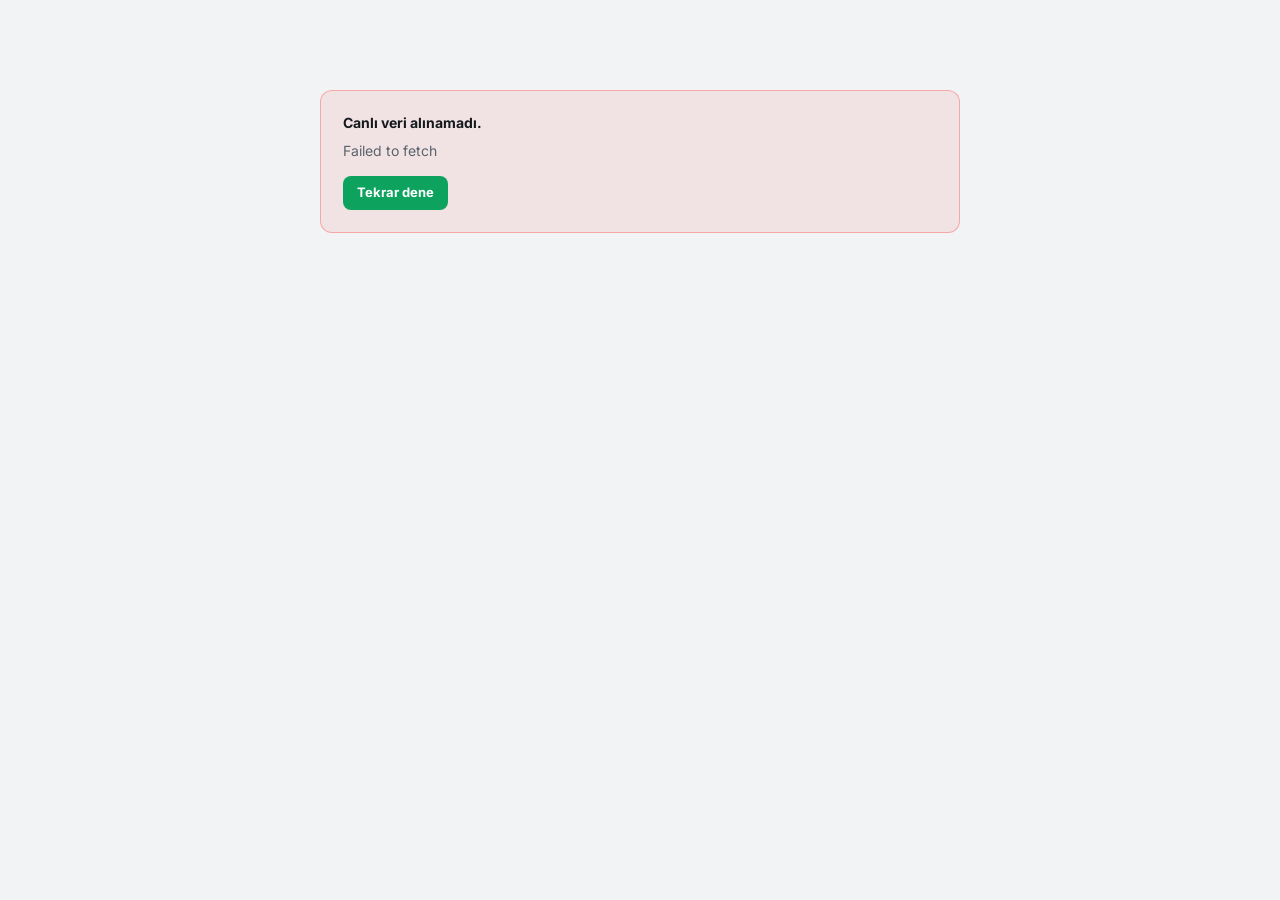
<file: index.html>
<!doctype html>
<html lang="tr">
  <head>
    <meta charset="utf-8" />
    <meta name="viewport" content="width=device-width, initial-scale=1" />
    <title>Dünya Kupası Yol Haritası ’26 — Canlı</title>
    <meta
      name="description"
      content="2026 FIFA Dünya Kupası yol haritası: canlı skorlar, maç merkezi, şampiyonluk yolu, takım takibi, gol krallığı ve turnuva verileri. 10 saniyede bir güncellenir."
    />
    <meta name="theme-color" content="#0c0d0f" />
    <meta property="og:title" content="Dünya Kupası Yol Haritası ’26 — Canlı" />
    <meta
      property="og:description"
      content="Son 32'den finale: fikstür, skorlar, canlı maçlar, gol krallığı ve takım yolu tek ekranda."
    />
    <link rel="icon" href="./favicon.svg" />
    <script>
      try {
        var t = localStorage.getItem("wc26-theme");
        if (t !== "light" && t !== "dark") {
          t = matchMedia("(prefers-color-scheme: light)").matches ? "light" : "dark";
        }
        document.documentElement.dataset.theme = t;
      } catch (e) {
        document.documentElement.dataset.theme = "dark";
      }
    </script>
    <link rel="preconnect" href="https://fonts.googleapis.com" />
    <link rel="preconnect" href="https://fonts.gstatic.com" crossorigin />
    <link rel="preconnect" href="https://site.api.espn.com" />
    <link rel="preconnect" href="https://site.web.api.espn.com" />
    <link
      href="https://fonts.googleapis.com/css2?family=Inter:wght@400;500;600;700;800&family=JetBrains+Mono:wght@500;700&display=swap"
      rel="stylesheet"
    />
    <link rel="stylesheet" href="./styles.css?v=20260702-1" />
    <style>
      .boot-live {
        min-height: 100dvh;
        display: grid;
        place-items: center;
        padding: 32px 18px;
        background:
          radial-gradient(circle at 20% 20%, rgb(47 217 124 / 0.16), transparent 34%),
          radial-gradient(circle at 80% 10%, rgb(255 78 69 / 0.13), transparent 28%),
          var(--bg, #0c0d0f);
      }

      .boot-card {
        width: min(760px, 100%);
        border: 1px solid var(--border, #26282e);
        border-radius: 22px;
        background: color-mix(in srgb, var(--surface, #141518) 88%, transparent);
        box-shadow: 0 24px 80px rgb(0 0 0 / 0.28);
        overflow: hidden;
      }

      .boot-head {
        display: flex;
        align-items: center;
        justify-content: space-between;
        gap: 14px;
        padding: 18px 20px;
        border-bottom: 1px solid var(--border, #26282e);
      }

      .boot-brand {
        display: flex;
        align-items: center;
        gap: 10px;
        font-weight: 800;
        letter-spacing: -0.02em;
      }

      .boot-pulse {
        width: 10px;
        height: 10px;
        border-radius: 50%;
        background: var(--live, #ff4e45);
        box-shadow: 0 0 0 0 rgb(255 78 69 / 0.55);
        animation: bootPulse 1.35s ease-out infinite;
      }

      .boot-status {
        color: var(--muted, #9aa1ac);
        font: 700 12px/1 var(--mono, monospace);
        text-transform: uppercase;
      }

      .boot-body {
        padding: 28px 20px 22px;
      }

      .boot-body h1 {
        margin: 0;
        max-width: 650px;
        font-size: clamp(28px, 6vw, 54px);
        line-height: 0.98;
        letter-spacing: -0.05em;
      }

      .boot-body p {
        margin: 14px 0 0;
        max-width: 580px;
        color: var(--muted, #9aa1ac);
        font-size: 15px;
      }

      .boot-ticker {
        display: grid;
        grid-template-columns: repeat(3, minmax(0, 1fr));
        gap: 10px;
        margin-top: 22px;
      }

      .boot-mini {
        padding: 13px;
        border: 1px solid var(--border, #26282e);
        border-radius: 14px;
        background: var(--surface-2, #1a1c20);
      }

      .boot-mini strong {
        display: block;
        font-size: 13px;
      }

      .boot-mini span {
        display: block;
        margin-top: 4px;
        color: var(--muted, #9aa1ac);
        font-size: 12px;
      }

      .boot-bar {
        height: 3px;
        margin-top: 22px;
        border-radius: 999px;
        overflow: hidden;
        background: var(--surface-3, #212429);
      }

      .boot-bar::before {
        content: "";
        display: block;
        width: 38%;
        height: 100%;
        border-radius: inherit;
        background: linear-gradient(90deg, var(--accent, #2fd97c), var(--live, #ff4e45));
        animation: bootLoad 1.45s ease-in-out infinite;
      }

      .boot-noscript {
        margin-top: 16px;
        padding: 12px 14px;
        border-radius: 12px;
        background: rgb(255 78 69 / 0.12);
        color: var(--live, #ff4e45);
        font-weight: 700;
      }

      @keyframes bootPulse {
        70% { box-shadow: 0 0 0 12px rgb(255 78 69 / 0); }
        100% { box-shadow: 0 0 0 0 rgb(255 78 69 / 0); }
      }

      @keyframes bootLoad {
        0% { transform: translateX(-110%); }
        50% { transform: translateX(85%); }
        100% { transform: translateX(260%); }
      }

      @media (max-width: 640px) {
        .boot-ticker { grid-template-columns: 1fr; }
        .boot-head { align-items: flex-start; flex-direction: column; }
      }
    </style>
  </head>
  <body>
    <div id="app">
      <section class="boot-live" aria-live="polite">
        <div class="boot-card">
          <div class="boot-head">
            <div class="boot-brand"><span class="boot-pulse"></span>YOL HARİTASI ’26</div>
            <div class="boot-status">Canlı veri bağlanıyor</div>
          </div>
          <div class="boot-body">
            <h1>Dünya Kupası akışı yükleniyor.</h1>
            <p>
              Maç merkezi, şampiyonluk yolu, gol krallığı ve takım takip paneli ESPN canlı verileriyle hazırlanıyor.
            </p>
            <div class="boot-ticker" aria-hidden="true">
              <div class="boot-mini"><strong>10 sn</strong><span>otomatik yenileme</span></div>
              <div class="boot-mini"><strong>104 maç</strong><span>fikstür + skor</span></div>
              <div class="boot-mini"><strong>Canlı</strong><span>gol ve sonuç takibi</span></div>
            </div>
            <div class="boot-bar" aria-hidden="true"></div>
            <noscript>
              <div class="boot-noscript">Bu uygulama canlı veriler için JavaScript gerektirir.</div>
            </noscript>
          </div>
        </div>
      </section>
      <p class="sr-only" role="status">Veriler yükleniyor</p>
    </div>
    <script src="./app.js?v=20260702-1" defer></script>
    <script src="./scorer-goal-details.js?v=20260706-2" defer></script>
    <script src="./layout-fixes.js?v=20260704-1" defer></script>
    <script src="./final-card-fix.js?v=20260704-1" defer></script>
  </body>
</html>
</file>
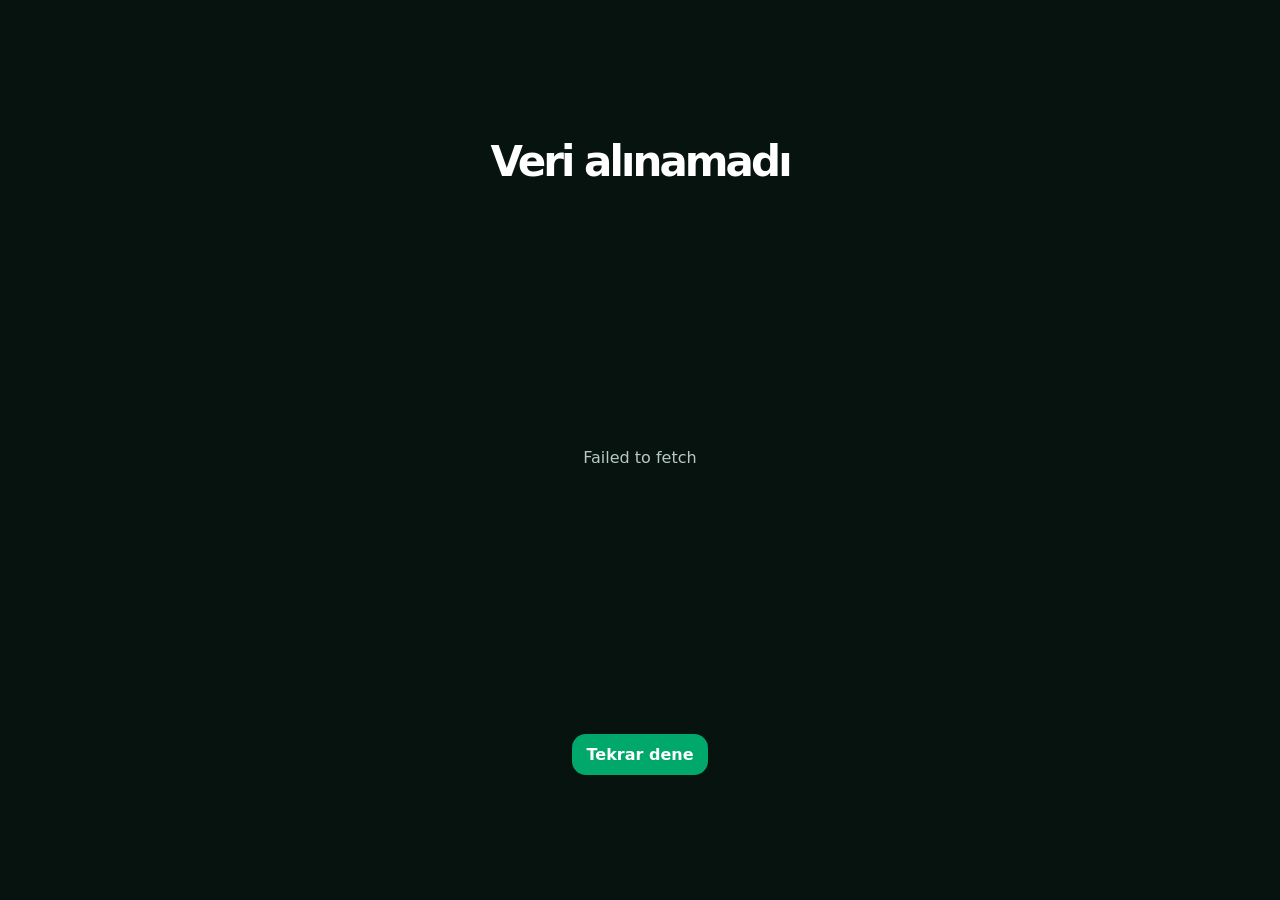
<file: live-hub/index.html>
<!doctype html>
<html lang="tr">
  <head>
    <meta charset="utf-8" />
    <meta name="viewport" content="width=device-width, initial-scale=1" />
    <title>WC26 Live Hub — Canlı Dünya Kupası Paneli</title>
    <meta name="description" content="2026 Dünya Kupası için canlı skor, fikstür, takım takibi, şampiyonluk yolu ve maç merkezi." />
    <meta name="theme-color" content="#07130f" />
    <link rel="preconnect" href="https://site.api.espn.com" />
    <link rel="preconnect" href="https://site.web.api.espn.com" />
    <link rel="stylesheet" href="./styles.css?v=1" />
  </head>
  <body>
    <div id="app">
      <section class="loading">
        <div class="ball"></div>
        <h1>WC26 Live Hub</h1>
        <p>Canlı maçlar ve turnuva verileri hazırlanıyor.</p>
      </section>
    </div>
    <script src="./app.js?v=1" defer></script>
  </body>
</html>
</file>
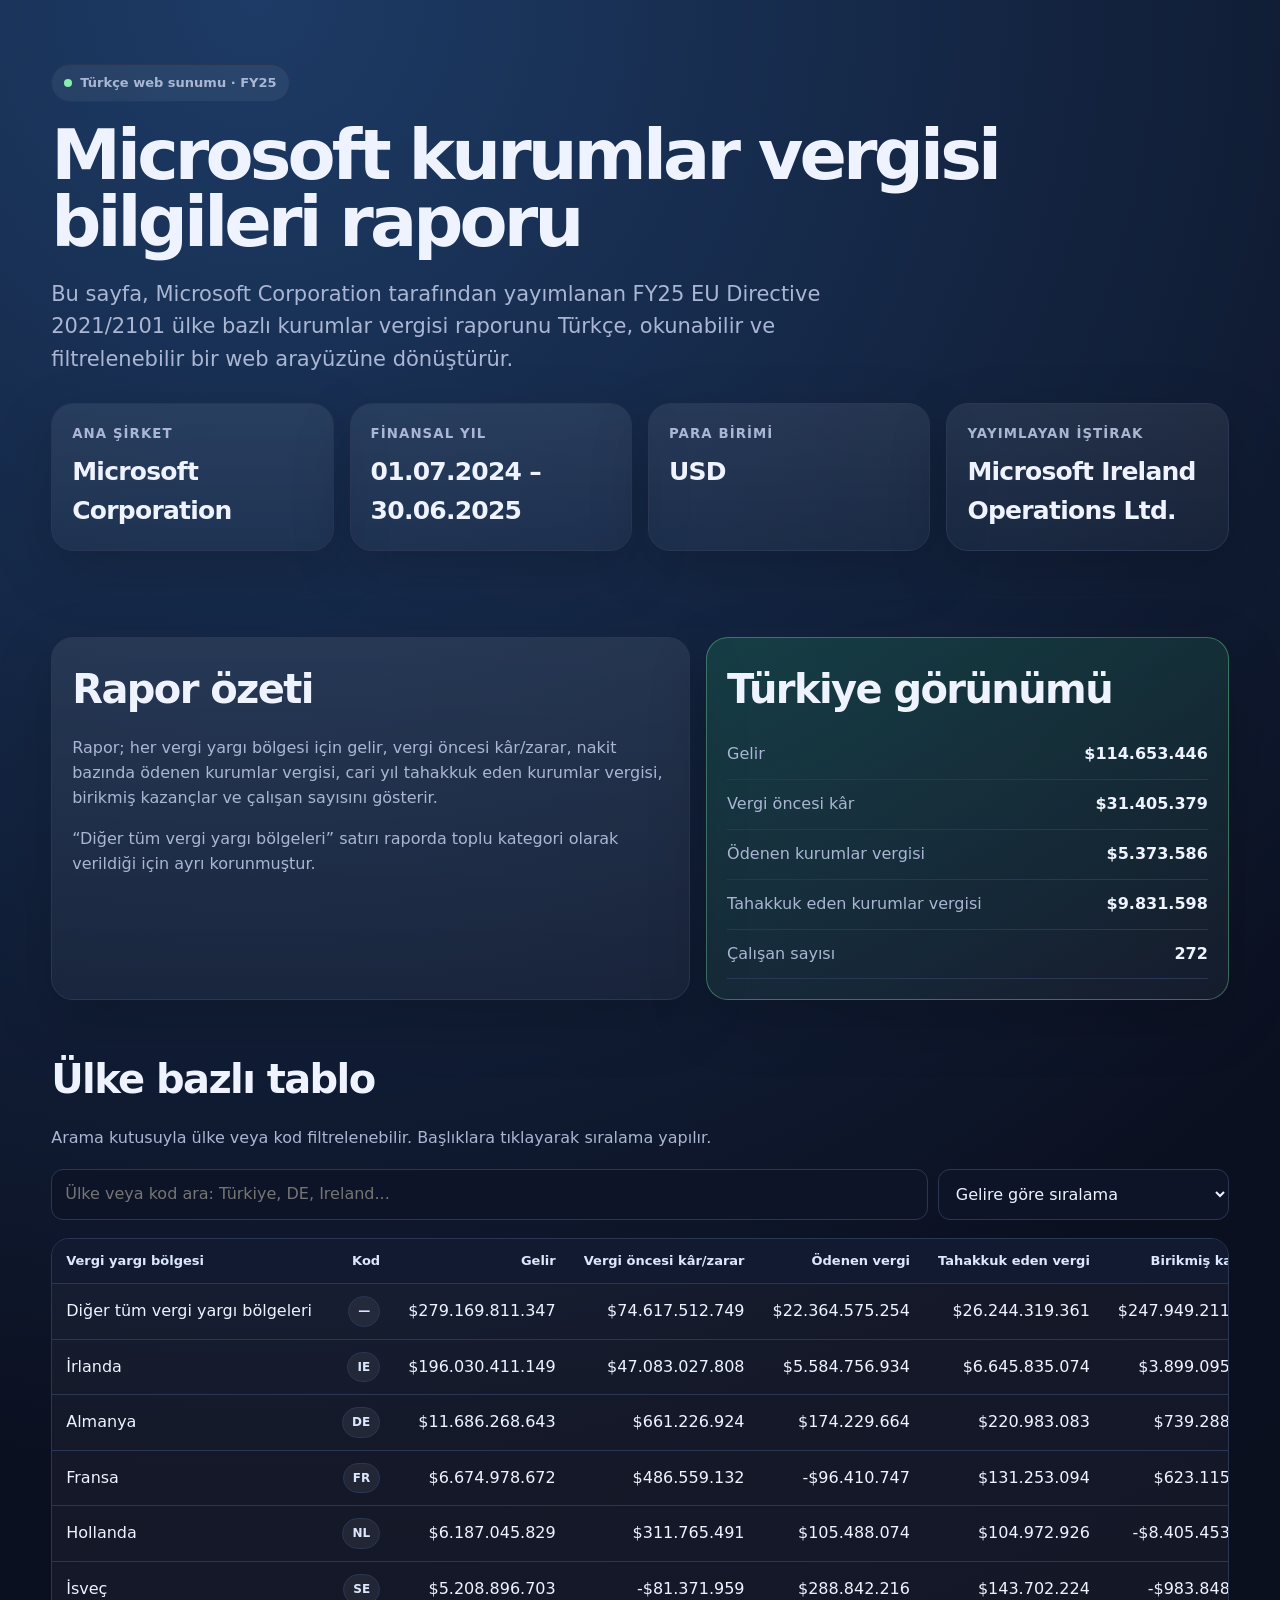
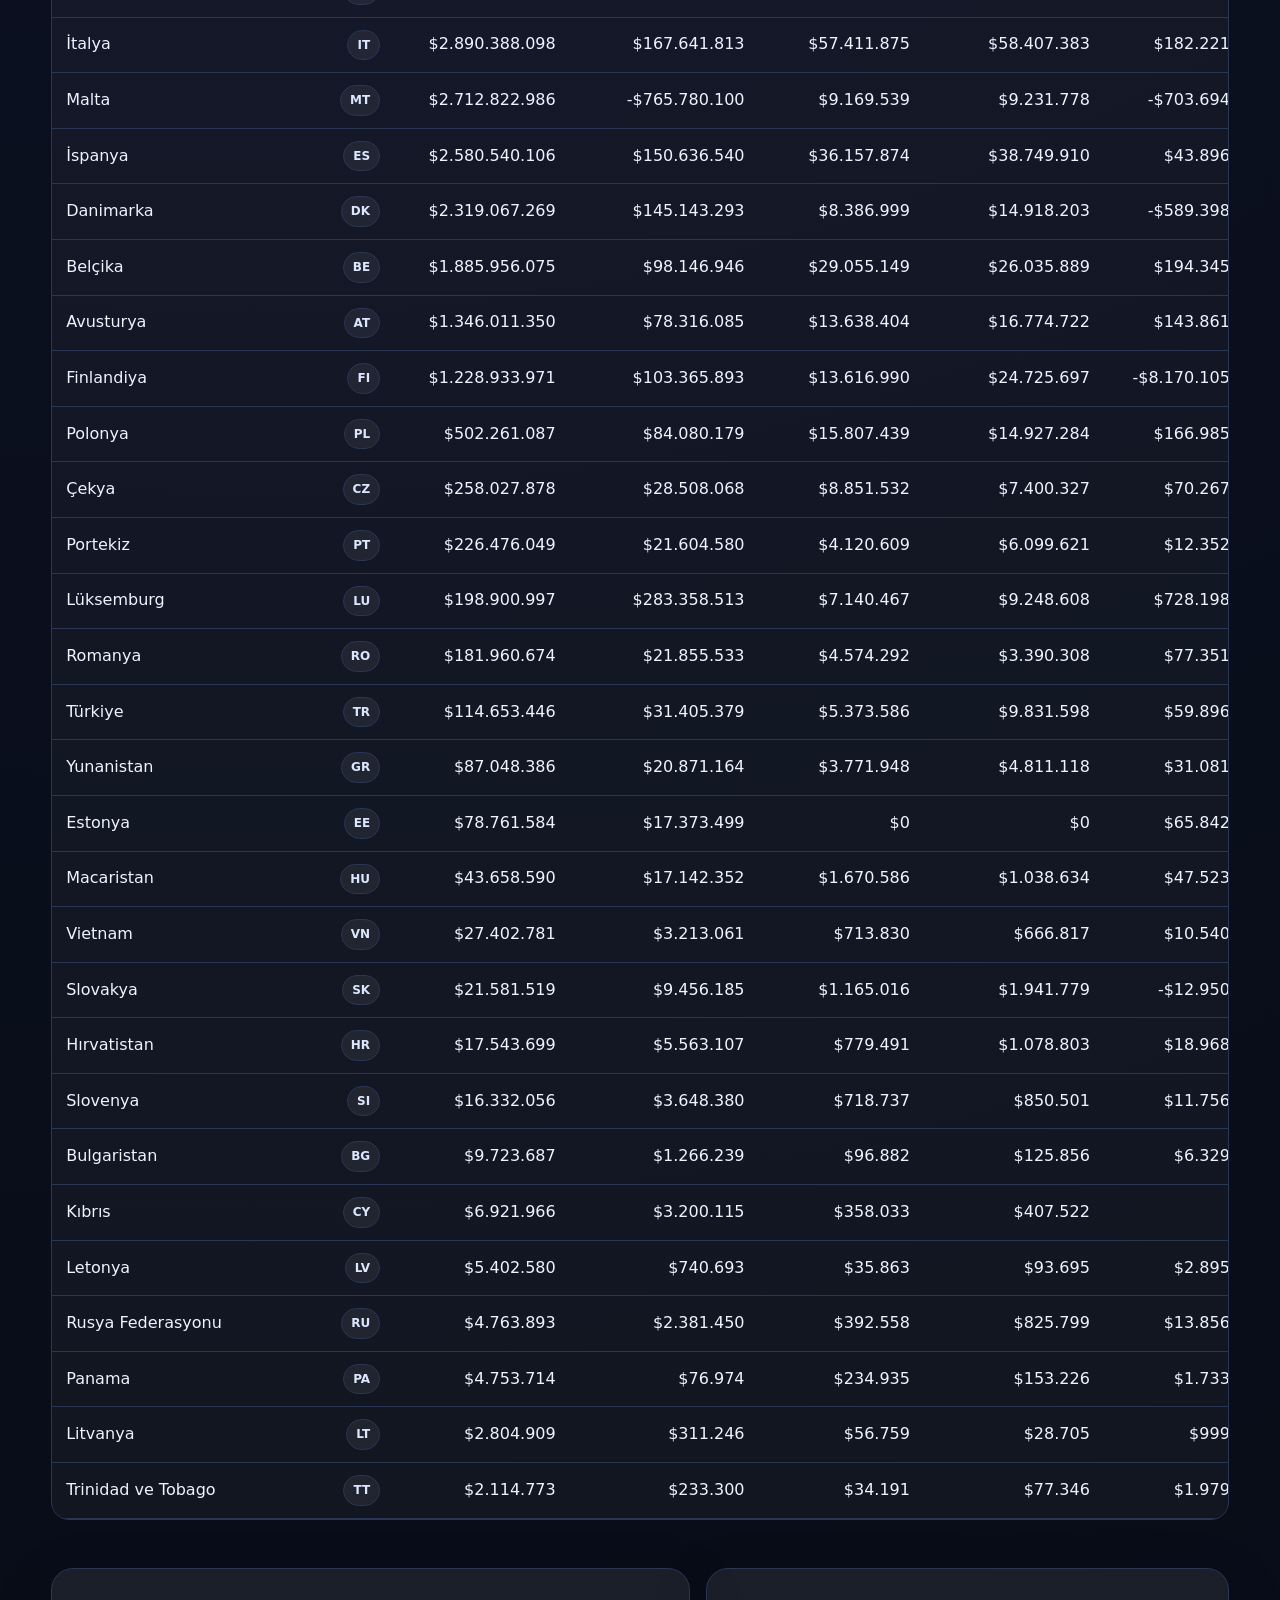
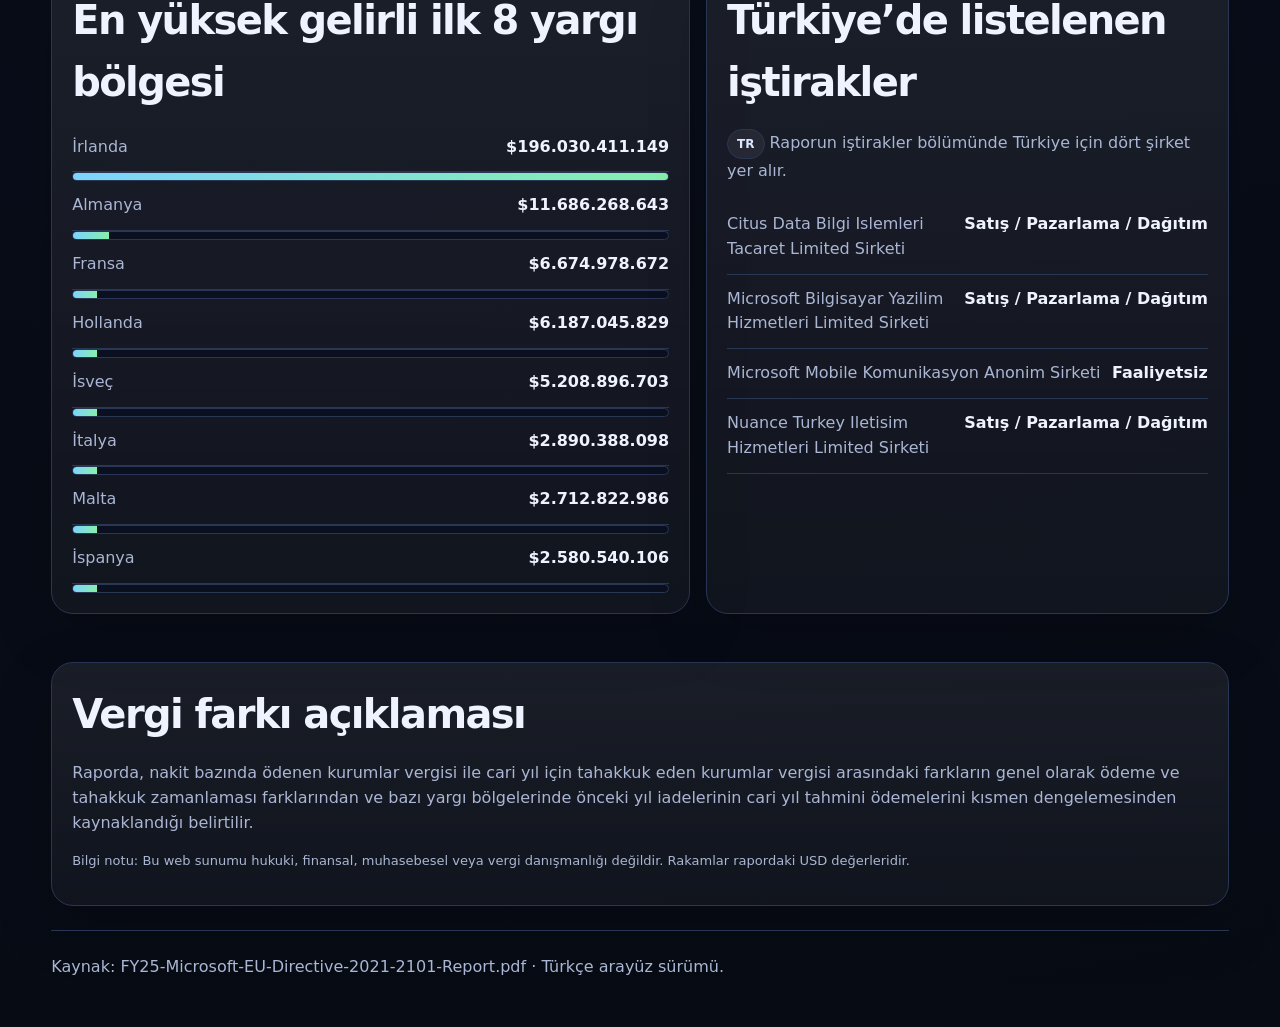
<file: microsoft-tax-turkce-web/index.html>
<!doctype html>
<html lang="tr">
<head>
  <meta charset="utf-8" />
  <meta name="viewport" content="width=device-width, initial-scale=1" />
  <title>Microsoft FY25 Kurumlar Vergisi Raporu | Türkçe Web Sunumu</title>
  <meta name="description" content="Microsoft FY25 EU Directive 2021/2101 ülke bazlı kurumlar vergisi raporunun Türkçe web sunumu." />
  <style>
    :root{--bg:#0b1020;--panel:#121a2f;--panel2:#17213a;--text:#eef3ff;--muted:#aab6d3;--line:#293654;--accent:#7dd3fc;--good:#86efac;--warn:#fcd34d;--bad:#fca5a5;--white:#fff}
    *{box-sizing:border-box} body{margin:0;background:radial-gradient(circle at 20% 0%,#1d3b66 0,#0b1020 34%,#070b14 100%);color:var(--text);font-family:Inter,system-ui,-apple-system,Segoe UI,Roboto,Arial,sans-serif;line-height:1.55}
    a{color:var(--accent)} .wrap{width:min(1180px,92vw);margin:auto} header{padding:64px 0 34px}.badge{display:inline-flex;gap:8px;align-items:center;border:1px solid var(--line);background:rgb(255 255 255/.06);border-radius:999px;padding:8px 12px;color:var(--muted);font-weight:700;font-size:13px}.dot{width:8px;height:8px;background:var(--good);border-radius:50%}h1{font-size:clamp(34px,6vw,70px);letter-spacing:-.055em;line-height:.96;margin:20px 0 18px} .lead{font-size:clamp(16px,2vw,21px);max-width:850px;color:var(--muted)}.grid{display:grid;gap:16px}.cards{grid-template-columns:repeat(4,minmax(0,1fr));margin:28px 0}.card{background:linear-gradient(180deg,rgb(255 255 255/.075),rgb(255 255 255/.035));border:1px solid var(--line);border-radius:22px;padding:20px;box-shadow:0 20px 60px rgb(0 0 0/.18)}.card small{display:block;color:var(--muted);font-weight:700;text-transform:uppercase;letter-spacing:.08em}.card strong{display:block;margin-top:8px;font-size:25px;letter-spacing:-.03em}.section{padding:24px 0}.section h2{font-size:clamp(25px,3.2vw,40px);letter-spacing:-.04em;margin:0 0 10px}.section p{color:var(--muted)}.toolbar{display:flex;gap:10px;flex-wrap:wrap;margin:18px 0}.input,.select{background:#0d1427;color:var(--text);border:1px solid var(--line);border-radius:12px;padding:12px 13px;font:inherit}.input{min-width:min(420px,100%);flex:1}.select{min-width:210px}.tablebox{overflow:auto;border:1px solid var(--line);border-radius:18px;background:rgb(255 255 255/.035)}table{width:100%;border-collapse:collapse;min-width:960px}th,td{padding:12px 14px;border-bottom:1px solid var(--line);text-align:right;white-space:nowrap}th{position:sticky;top:0;background:#111a30;color:#dce7ff;font-size:13px;cursor:pointer}td:first-child,th:first-child{text-align:left}tr:hover td{background:rgb(125 211 252/.06)}.pill{display:inline-flex;align-items:center;border:1px solid var(--line);background:rgb(255 255 255/.06);border-radius:999px;padding:5px 9px;color:#dce7ff;font-size:12px;font-weight:700}.two{grid-template-columns:1.1fr .9fr}.turkey{border-color:rgb(134 239 172/.35);background:linear-gradient(160deg,rgb(34 197 94/.16),rgb(255 255 255/.04))}.metric{display:grid;grid-template-columns:1fr auto;gap:8px;border-bottom:1px solid var(--line);padding:12px 0}.metric span{color:var(--muted)}.bar{height:9px;background:#0b1020;border:1px solid var(--line);border-radius:999px;overflow:hidden}.bar i{display:block;height:100%;background:linear-gradient(90deg,var(--accent),var(--good));width:0}.note{font-size:13px;color:var(--muted)}footer{border-top:1px solid var(--line);margin-top:40px;padding:24px 0 48px;color:var(--muted)}@media(max-width:900px){.cards,.two{grid-template-columns:1fr 1fr}}@media(max-width:640px){.cards,.two{grid-template-columns:1fr}header{padding-top:42px}th,td{padding:10px}.card strong{font-size:22px}}
  </style>
</head>
<body>
  <header class="wrap">
    <div class="badge"><span class="dot"></span> Türkçe web sunumu · FY25</div>
    <h1>Microsoft kurumlar vergisi bilgileri raporu</h1>
    <p class="lead">Bu sayfa, Microsoft Corporation tarafından yayımlanan FY25 EU Directive 2021/2101 ülke bazlı kurumlar vergisi raporunu Türkçe, okunabilir ve filtrelenebilir bir web arayüzüne dönüştürür.</p>
    <div class="grid cards">
      <div class="card"><small>Ana şirket</small><strong>Microsoft Corporation</strong></div>
      <div class="card"><small>Finansal yıl</small><strong>01.07.2024 – 30.06.2025</strong></div>
      <div class="card"><small>Para birimi</small><strong>USD</strong></div>
      <div class="card"><small>Yayımlayan iştirak</small><strong>Microsoft Ireland Operations Ltd.</strong></div>
    </div>
  </header>

  <main class="wrap">
    <section class="section grid two">
      <div class="card">
        <h2>Rapor özeti</h2>
        <p>Rapor; her vergi yargı bölgesi için gelir, vergi öncesi kâr/zarar, nakit bazında ödenen kurumlar vergisi, cari yıl tahakkuk eden kurumlar vergisi, birikmiş kazançlar ve çalışan sayısını gösterir.</p>
        <p>“Diğer tüm vergi yargı bölgeleri” satırı raporda toplu kategori olarak verildiği için ayrı korunmuştur.</p>
      </div>
      <div class="card turkey">
        <h2>Türkiye görünümü</h2>
        <div class="metric"><span>Gelir</span><b>$114.653.446</b></div>
        <div class="metric"><span>Vergi öncesi kâr</span><b>$31.405.379</b></div>
        <div class="metric"><span>Ödenen kurumlar vergisi</span><b>$5.373.586</b></div>
        <div class="metric"><span>Tahakkuk eden kurumlar vergisi</span><b>$9.831.598</b></div>
        <div class="metric"><span>Çalışan sayısı</span><b>272</b></div>
      </div>
    </section>

    <section class="section">
      <h2>Ülke bazlı tablo</h2>
      <p>Arama kutusuyla ülke veya kod filtrelenebilir. Başlıklara tıklayarak sıralama yapılır.</p>
      <div class="toolbar">
        <input id="q" class="input" placeholder="Ülke veya kod ara: Türkiye, DE, Ireland..." />
        <select id="metric" class="select">
          <option value="revenues">Gelire göre sıralama</option>
          <option value="profit">Kâra göre sıralama</option>
          <option value="tax_paid">Ödenen vergiye göre sıralama</option>
          <option value="employees">Çalışana göre sıralama</option>
        </select>
      </div>
      <div class="tablebox">
        <table id="countryTable">
          <thead><tr><th data-k="jurisdiction">Vergi yargı bölgesi</th><th data-k="code">Kod</th><th data-k="revenues">Gelir</th><th data-k="profit">Vergi öncesi kâr/zarar</th><th data-k="tax_paid">Ödenen vergi</th><th data-k="tax_accrued">Tahakkuk eden vergi</th><th data-k="earnings">Birikmiş kazanç</th><th data-k="employees">Çalışan</th></tr></thead>
          <tbody></tbody>
        </table>
      </div>
    </section>

    <section class="section grid two">
      <div class="card">
        <h2>En yüksek gelirli ilk 8 yargı bölgesi</h2>
        <div id="bars"></div>
      </div>
      <div class="card">
        <h2>Türkiye’de listelenen iştirakler</h2>
        <p><span class="pill">TR</span> Raporun iştirakler bölümünde Türkiye için dört şirket yer alır.</p>
        <div class="metric"><span>Citus Data Bilgi Islemleri Tacaret Limited Sirketi</span><b>Satış / Pazarlama / Dağıtım</b></div>
        <div class="metric"><span>Microsoft Bilgisayar Yazilim Hizmetleri Limited Sirketi</span><b>Satış / Pazarlama / Dağıtım</b></div>
        <div class="metric"><span>Microsoft Mobile Komunikasyon Anonim Sirketi</span><b>Faaliyetsiz</b></div>
        <div class="metric"><span>Nuance Turkey Iletisim Hizmetleri Limited Sirketi</span><b>Satış / Pazarlama / Dağıtım</b></div>
      </div>
    </section>

    <section class="section">
      <div class="card">
        <h2>Vergi farkı açıklaması</h2>
        <p>Raporda, nakit bazında ödenen kurumlar vergisi ile cari yıl için tahakkuk eden kurumlar vergisi arasındaki farkların genel olarak ödeme ve tahakkuk zamanlaması farklarından ve bazı yargı bölgelerinde önceki yıl iadelerinin cari yıl tahmini ödemelerini kısmen dengelemesinden kaynaklandığı belirtilir.</p>
        <p class="note">Bilgi notu: Bu web sunumu hukuki, finansal, muhasebesel veya vergi danışmanlığı değildir. Rakamlar rapordaki USD değerleridir.</p>
      </div>
    </section>
  </main>

  <footer class="wrap">Kaynak: FY25-Microsoft-EU-Directive-2021-2101-Report.pdf · Türkçe arayüz sürümü.</footer>

  <script>
    const countries = [
      ['Avusturya','AT',1346011350,78316085,13638404,16774722,143861390,564],['Belçika','BE',1885956075,98146946,29055149,26035889,194345020,520],['Bulgaristan','BG',9723687,1266239,96882,125856,6329371,36],['Hırvatistan','HR',17543699,5563107,779491,1078803,18968034,61],['Kıbrıs','CY',6921966,3200115,358033,407522,0,18],['Çekya','CZ',258027878,28508068,8851532,7400327,70267730,1451],['Danimarka','DK',2319067269,145143293,8386999,14918203,-589398631,851],['Estonya','EE',78761584,17373499,0,0,65842547,438],['Finlandiya','FI',1228933971,103365893,13616990,24725697,-8170105345,405],['Fransa','FR',6674978672,486559132,-96410747,131253094,623115452,2568],['Almanya','DE',11686268643,661226924,174229664,220983083,739288209,3471],['Yunanistan','GR',87048386,20871164,3771948,4811118,31081149,267],['Macaristan','HU',43658590,17142352,1670586,1038634,47523628,189],['İrlanda','IE',196030411149,47083027808,5584756934,6645835074,3899095180,6654],['İtalya','IT',2890388098,167641813,57411875,58407383,182221453,1200],['Letonya','LV',5402580,740693,35863,93695,2895881,25],['Litvanya','LT',2804909,311246,56759,28705,999673,15],['Lüksemburg','LU',198900997,283358513,7140467,9248608,728198822,34],['Malta','MT',2712822986,-765780100,9169539,9231778,-703694581,10],['Hollanda','NL',6187045829,311765491,105488074,104972926,-8405453926,1929],['Panama','PA',4753714,76974,234935,153226,1733599,13],['Polonya','PL',502261087,84080179,15807439,14927284,166985943,541],['Portekiz','PT',226476049,21604580,4120609,6099621,12352118,1490],['Romanya','RO',181960674,21855533,4574292,3390308,77351640,1769],['Rusya Federasyonu','RU',4763893,2381450,392558,825799,13856755,2],['Slovakya','SK',21581519,9456185,1165016,1941779,-12950279,45],['Slovenya','SI',16332056,3648380,718737,850501,11756551,49],['İspanya','ES',2580540106,150636540,36157874,38749910,43896949,2294],['İsveç','SE',5208896703,-81371959,288842216,143702224,-983848732,2049],['Trinidad ve Tobago','TT',2114773,233300,34191,77346,1979646,10],['Türkiye','TR',114653446,31405379,5373586,9831598,59896961,272],['Vietnam','VN',27402781,3213061,713830,666817,10540050,112],['Diğer tüm vergi yargı bölgeleri','—',279169811347,74617512749,22364575254,26244319361,247949211426,198843]
    ].map(x=>({jurisdiction:x[0],code:x[1],revenues:x[2],profit:x[3],tax_paid:x[4],tax_accrued:x[5],earnings:x[6],employees:x[7]}));
    const fmtMoney = n => (n<0?'-':'') + '$' + Math.abs(n).toLocaleString('tr-TR');
    const fmt = n => Number(n).toLocaleString('tr-TR');
    let sortKey='revenues', asc=false;
    const tbody=document.querySelector('#countryTable tbody');
    function render(){
      const q=document.querySelector('#q').value.trim().toLocaleLowerCase('tr-TR');
      const rows=countries.filter(r=>(r.jurisdiction+' '+r.code).toLocaleLowerCase('tr-TR').includes(q)).sort((a,b)=>{
        const av=a[sortKey], bv=b[sortKey];
        if(typeof av==='string') return asc ? av.localeCompare(bv,'tr') : bv.localeCompare(av,'tr');
        return asc ? av-bv : bv-av;
      });
      tbody.innerHTML=rows.map(r=>`<tr><td>${r.jurisdiction}</td><td><span class="pill">${r.code}</span></td><td>${fmtMoney(r.revenues)}</td><td>${fmtMoney(r.profit)}</td><td>${fmtMoney(r.tax_paid)}</td><td>${fmtMoney(r.tax_accrued)}</td><td>${fmtMoney(r.earnings)}</td><td>${fmt(r.employees)}</td></tr>`).join('');
    }
    document.querySelector('#q').addEventListener('input',render);
    document.querySelector('#metric').addEventListener('change',e=>{sortKey=e.target.value;asc=false;render();});
    document.querySelectorAll('th').forEach(th=>th.addEventListener('click',()=>{const k=th.dataset.k;asc=sortKey===k?!asc:false;sortKey=k;render();}));
    function renderBars(){
      const data=countries.filter(x=>x.code!=='—').sort((a,b)=>b.revenues-a.revenues).slice(0,8);
      const max=data[0].revenues;
      document.querySelector('#bars').innerHTML=data.map(r=>`<div class="metric"><span>${r.jurisdiction}</span><b>${fmtMoney(r.revenues)}</b></div><div class="bar"><i style="width:${Math.max(4,r.revenues/max*100)}%"></i></div>`).join('');
    }
    render(); renderBars();
  </script>
</body>
</html>
</file>
<file: styles.css>
/* ============================================================
   Dünya Kupası Yol Haritası ’26 — spor uygulaması koyu tema
   Nötr koyu gri · temiz kartlar · yeşil vurgu · canlı kırmızı
   ============================================================ */

:root {
  color-scheme: dark;

  --bg: #0c0d0f;
  --surface: #141518;
  --surface-2: #1a1c20;
  --surface-3: #212429;
  --border: #26282e;
  --border-strong: #34373f;

  --ink: #eceef1;
  --muted: #9aa1ac;
  --faint: #62676f;

  --accent: #2fd97c;
  --accent-dim: rgb(47 217 124 / 0.12);
  --live: #ff4e45;
  --live-dim: rgb(255 78 69 / 0.12);
  --draw: #e2b93b;

  --font: Inter, system-ui, -apple-system, "Segoe UI", sans-serif;
  --mono: "JetBrains Mono", ui-monospace, monospace;

  --r: 12px;
  --r-s: 8px;
}

/* Açık tema */
html[data-theme="light"] {
  color-scheme: light;

  --bg: #f2f3f5;
  --surface: #ffffff;
  --surface-2: #f5f6f8;
  --surface-3: #e9ebee;
  --border: #e3e5e9;
  --border-strong: #c9ccd4;

  --ink: #15181d;
  --muted: #5a626e;
  --faint: #8a919c;

  --accent: #0da35e;
  --accent-dim: rgb(13 163 94 / 0.1);
  --live: #e02d22;
  --live-dim: rgb(224 45 34 / 0.08);
  --draw: #b07f0a;
}

html[data-theme="light"] .topbar {
  background: rgb(255 255 255 / 0.9);
}

html[data-theme="light"] .flag {
  outline-color: rgb(0 0 0 / 0.12);
}

html[data-theme="light"] .day.past {
  background: rgb(0 0 0 / 0.035);
}

html[data-theme="light"] .refresh-btn {
  color: #fff;
}

html[data-theme="light"] .mc-tab.active {
  color: #fff;
}

html[data-theme="light"] .sk::after {
  background: linear-gradient(100deg, transparent 30%, rgb(0 0 0 / 0.04) 50%, transparent 70%);
}

* {
  box-sizing: border-box;
}

html {
  scroll-behavior: smooth;
}

body {
  margin: 0;
  background: var(--bg);
  color: var(--ink);
  font-family: var(--font);
  font-size: 14px;
  line-height: 1.45;
  -webkit-font-smoothing: antialiased;
}

button,
input,
select {
  font: inherit;
  color: inherit;
}

button {
  cursor: pointer;
  background: none;
  border: 0;
  padding: 0;
}

button:disabled {
  cursor: wait;
  opacity: 0.55;
}

h1,
h2,
h3,
p {
  margin: 0;
}

.sr-only {
  position: absolute;
  width: 1px;
  height: 1px;
  padding: 0;
  margin: -1px;
  overflow: hidden;
  clip: rect(0 0 0 0);
  white-space: nowrap;
  border: 0;
}

.wrap {
  width: min(1280px, 100% - 32px);
  margin: 0 auto;
}

.num {
  font-variant-numeric: tabular-nums;
}

/* ============================================================
   Üst bar
   ============================================================ */

.topbar {
  position: sticky;
  top: 0;
  z-index: 50;
  background: rgb(12 13 15 / 0.92);
  backdrop-filter: blur(10px);
  -webkit-backdrop-filter: blur(10px);
  border-bottom: 1px solid var(--border);
}

.topbar-in {
  display: flex;
  align-items: center;
  gap: 14px;
  min-height: 52px;
}

.brand {
  display: inline-flex;
  align-items: center;
  gap: 9px;
  font-weight: 800;
  font-size: 14px;
  letter-spacing: 0.02em;
  white-space: nowrap;
}

.brand-dot {
  width: 9px;
  height: 9px;
  border-radius: 3px;
  background: var(--accent);
}

.brand .yr {
  color: var(--accent);
}

.topbar-live {
  display: inline-flex;
  align-items: center;
  gap: 7px;
  padding: 4px 10px;
  border-radius: 999px;
  background: var(--live-dim);
  color: var(--live);
  font-size: 12px;
  font-weight: 700;
  white-space: nowrap;
}

.live-dot {
  width: 7px;
  height: 7px;
  border-radius: 50%;
  background: var(--live);
  animation: pulse 1.5s ease-out infinite;
}

@keyframes pulse {
  0% { box-shadow: 0 0 0 0 rgb(255 78 69 / 0.45); }
  75% { box-shadow: 0 0 0 6px rgb(255 78 69 / 0); }
  100% { box-shadow: 0 0 0 0 rgb(255 78 69 / 0); }
}

.topbar-right {
  margin-left: auto;
  display: flex;
  align-items: center;
  gap: 14px;
  font-size: 12.5px;
  color: var(--muted);
  white-space: nowrap;
}

.topbar-right .mono {
  font-family: var(--mono);
  font-size: 12px;
  color: var(--ink);
}

.refresh-btn {
  display: inline-flex;
  align-items: center;
  gap: 7px;
  min-height: 34px;
  padding: 0 14px;
  border-radius: var(--r-s);
  background: var(--accent);
  color: #08130c;
  font-weight: 700;
  font-size: 13px;
  transition: filter 140ms ease;
}

.refresh-btn:hover {
  filter: brightness(1.1);
}

.theme-btn {
  display: inline-flex;
  align-items: center;
  justify-content: center;
  width: 34px;
  height: 34px;
  border: 1px solid var(--border);
  border-radius: var(--r-s);
  background: var(--surface-2);
  color: var(--muted);
  transition: color 140ms ease, border-color 140ms ease;
}

.theme-btn:hover {
  color: var(--ink);
  border-color: var(--border-strong);
}

.theme-btn svg {
  width: 16px;
  height: 16px;
}

html[data-theme="dark"] .theme-btn .ic-moon,
html[data-theme="light"] .theme-btn .ic-sun {
  display: none;
}

.spin {
  display: inline-block;
  animation: spin 0.8s linear infinite;
}

@keyframes spin {
  to { transform: rotate(360deg); }
}

/* ============================================================
   Başlık bloğu
   ============================================================ */

.pagehead {
  padding: 26px 0 4px;
}

.pagehead h1 {
  font-size: clamp(24px, 3.6vw, 34px);
  font-weight: 800;
  letter-spacing: -0.02em;
  line-height: 1.1;
}

.pagehead h1 .yr {
  color: var(--accent);
}

.chip-row {
  margin-top: 12px;
  display: flex;
  flex-wrap: wrap;
  gap: 8px;
}

.chip {
  display: inline-flex;
  align-items: center;
  gap: 7px;
  padding: 5px 11px;
  border: 1px solid var(--border);
  border-radius: 999px;
  background: var(--surface);
  color: var(--muted);
  font-size: 12px;
  font-weight: 600;
  white-space: nowrap;
}

.chip.live {
  color: var(--live);
  border-color: rgb(255 78 69 / 0.35);
  background: var(--live-dim);
  font-weight: 700;
}

.chip.acc {
  color: var(--accent);
  border-color: rgb(47 217 124 / 0.35);
  background: var(--accent-dim);
  font-weight: 700;
}

.chip .mono {
  font-family: var(--mono);
  font-size: 11.5px;
  color: var(--ink);
}

/* ============================================================
   Kart temeli
   ============================================================ */

.grid {
  display: grid;
  gap: 14px;
  margin-top: 18px;
}

.grid.cards-4 {
  grid-template-columns: 1.2fr 1fr 0.95fr 0.8fr;
}

.grid.main-2 {
  grid-template-columns: 1.45fr 1fr;
  align-items: start;
}

.card {
  background: var(--surface);
  border: 1px solid var(--border);
  border-radius: var(--r);
  overflow: hidden;
}

.card-head {
  display: flex;
  align-items: center;
  justify-content: space-between;
  gap: 12px;
  min-height: 48px;
  padding: 10px 16px;
  border-bottom: 1px solid var(--border);
}

.card-head h2 {
  display: flex;
  align-items: center;
  gap: 9px;
  font-size: 14px;
  font-weight: 700;
  letter-spacing: 0.01em;
}

.card-head h2::before {
  content: "";
  width: 4px;
  height: 15px;
  border-radius: 2px;
  background: var(--accent);
}

.card-note {
  font-size: 11.5px;
  color: var(--faint);
  font-weight: 500;
  text-align: right;
}

.card-note .live-txt {
  color: var(--live);
  font-weight: 700;
}

/* ============================================================
   Turnuva verisi kartı (gol + kart birleşik)
   ============================================================ */

.stat-body {
  padding: 16px;
}

.stat-hero {
  display: flex;
  align-items: baseline;
  gap: 10px;
}

.stat-hero strong {
  font-size: 54px;
  font-weight: 800;
  letter-spacing: -0.03em;
  line-height: 1;
  font-variant-numeric: tabular-nums;
}

.stat-hero span {
  color: var(--muted);
  font-size: 13px;
  font-weight: 600;
}

.stat-mini-row {
  margin-top: 16px;
  display: grid;
  grid-template-columns: repeat(4, minmax(0, 1fr));
  border-top: 1px solid var(--border);
}

.stat-mini {
  padding: 12px 6px 2px 0;
  border-right: 1px solid var(--border);
}

.stat-mini:last-child {
  border-right: 0;
  padding-right: 0;
}

.stat-mini + .stat-mini {
  padding-left: 12px;
}

.stat-mini .v {
  display: flex;
  align-items: center;
  gap: 7px;
  font-family: var(--mono);
  font-size: 18px;
  font-weight: 700;
  font-variant-numeric: tabular-nums;
}

.chipbox {
  width: 9px;
  height: 13px;
  border-radius: 2px;
  flex: 0 0 auto;
}

.chipbox.y { background: var(--draw); }
.chipbox.r { background: var(--live); }

.stat-mini .k {
  margin-top: 3px;
  font-size: 10.5px;
  font-weight: 600;
  text-transform: uppercase;
  letter-spacing: 0.07em;
  color: var(--faint);
}

/* Gol krallığı */
.list-pad {
  padding: 6px 16px 10px;
}

.s-row {
  display: flex;
  align-items: center;
  gap: 10px;
  padding: 9px 0;
  border-bottom: 1px solid var(--border);
}

.s-row:last-child {
  border-bottom: 0;
}

.s-row .rk {
  width: 16px;
  font-family: var(--mono);
  font-size: 11.5px;
  color: var(--faint);
}

.s-row .nm {
  flex: 1;
  min-width: 0;
  font-weight: 600;
  font-size: 13.5px;
  overflow: hidden;
  text-overflow: ellipsis;
  white-space: nowrap;
}

.s-row .nm small {
  display: block;
  color: var(--faint);
  font-weight: 500;
  font-size: 11.5px;
}

.s-row .g {
  font-family: var(--mono);
  font-size: 15px;
  font-weight: 700;
  color: var(--accent);
}

/* Sıradaki maç kartı */
.next-body {
  padding: 16px;
  display: flex;
  flex-direction: column;
  gap: 14px;
}

.next-line {
  display: grid;
  grid-template-columns: minmax(0, 1fr) auto minmax(0, 1fr);
  align-items: center;
  gap: 10px;
}

.next-team {
  display: flex;
  flex-direction: column;
  align-items: center;
  gap: 8px;
  min-width: 0;
  text-align: center;
  font-weight: 700;
  font-size: 13.5px;
}

.next-team .flag {
  width: 42px;
  height: 30px;
  border-radius: 4px;
}

.next-vs {
  font-family: var(--mono);
  font-size: 12px;
  color: var(--faint);
  font-weight: 700;
}

.next-count {
  border-top: 1px solid var(--border);
  padding-top: 12px;
  display: flex;
  align-items: center;
  justify-content: space-between;
  gap: 10px;
  font-size: 12px;
  color: var(--muted);
}

.next-count .mono {
  font-family: var(--mono);
  font-size: 17px;
  font-weight: 700;
  color: var(--accent);
  font-variant-numeric: tabular-nums;
}

.next-sub {
  font-size: 11.5px;
  color: var(--faint);
  text-align: center;
  overflow: hidden;
  text-overflow: ellipsis;
  white-space: nowrap;
}

/* Instagram kartı */
.insta-body {
  padding: 16px;
  display: flex;
  flex-direction: column;
  gap: 12px;
}

.insta-count {
  font-size: 32px;
  font-weight: 800;
  letter-spacing: -0.02em;
  line-height: 1;
  font-variant-numeric: tabular-nums;
}

.insta-count small {
  display: block;
  margin-top: 6px;
  font-size: 11px;
  font-weight: 600;
  text-transform: uppercase;
  letter-spacing: 0.08em;
  color: var(--faint);
}

.insta-foot {
  border-top: 1px solid var(--border);
  padding-top: 10px;
  display: flex;
  align-items: center;
  justify-content: space-between;
  gap: 8px;
  font-size: 11.5px;
  color: var(--faint);
}

.insta-foot a {
  color: var(--accent);
  font-weight: 700;
  text-decoration: none;
}

.insta-foot a:hover {
  text-decoration: underline;
}

.insta-err {
  font-size: 12px;
  color: var(--live);
}

/* ============================================================
   Takvim şeridi
   ============================================================ */

.timeline {
  display: flex;
  overflow-x: auto;
  scroll-behavior: smooth;
  scrollbar-width: thin;
  scrollbar-color: var(--border-strong) transparent;
}

.day {
  flex: 0 0 138px;
  min-height: 158px;
  padding: 12px;
  border-right: 1px solid var(--border);
}

.day:last-child {
  border-right: 0;
}

.day.past {
  background: rgb(0 0 0 / 0.22);
}

.day.today {
  background: var(--accent-dim);
  box-shadow: inset 0 2px 0 var(--accent);
}

.day-head {
  display: flex;
  align-items: baseline;
  justify-content: space-between;
  gap: 6px;
}

.day-num {
  font-size: 22px;
  font-weight: 800;
  line-height: 1;
  font-variant-numeric: tabular-nums;
}

.day-wd {
  font-size: 10.5px;
  font-weight: 700;
  text-transform: uppercase;
  letter-spacing: 0.06em;
  color: var(--faint);
}

.day.today .day-wd {
  color: var(--accent);
}

.day-month {
  margin-top: 1px;
  font-size: 10px;
  font-weight: 600;
  text-transform: uppercase;
  letter-spacing: 0.08em;
  color: var(--faint);
}

.day-matches {
  margin-top: 9px;
  display: grid;
  gap: 3px;
  font-family: var(--mono);
  font-size: 11px;
  line-height: 1.5;
}

.day-match {
  color: var(--muted);
  white-space: nowrap;
  overflow: hidden;
  text-overflow: ellipsis;
}

.day-match .s {
  color: var(--ink);
  font-weight: 700;
}

.day-match.live-m,
.day-match.live-m .s {
  color: var(--live);
  font-weight: 700;
}

.day-more,
.day-empty {
  color: var(--faint);
  font-size: 10.5px;
}

.day-empty {
  margin-top: 9px;
  font-family: var(--mono);
}

/* ============================================================
   Şampiyonluk yolu (bracket)
   ============================================================ */

.bracket {
  display: flex;
  overflow-x: auto;
  scrollbar-width: thin;
  scrollbar-color: var(--border-strong) transparent;
}

.round-col {
  flex: 0 0 228px;
  border-right: 1px solid var(--border);
  display: flex;
  flex-direction: column;
}

.round-col:last-child {
  border-right: 0;
}

.round-title {
  position: sticky;
  top: 0;
  padding: 9px 14px;
  border-bottom: 1px solid var(--border);
  background: var(--surface-2);
  font-size: 11px;
  font-weight: 700;
  text-transform: uppercase;
  letter-spacing: 0.09em;
  color: var(--muted);
  display: flex;
  justify-content: space-between;
  gap: 8px;
}

.round-title .cnt {
  color: var(--faint);
  font-family: var(--mono);
}

.round-body {
  flex: 1;
  display: flex;
  flex-direction: column;
  justify-content: space-around;
  gap: 8px;
  padding: 10px;
}

.tie {
  border: 1px solid var(--border);
  border-radius: var(--r-s);
  background: var(--surface-2);
  overflow: hidden;
}

.tie.live-tie {
  border-color: rgb(255 78 69 / 0.5);
}

.tie-meta {
  padding: 5px 10px;
  border-bottom: 1px solid var(--border);
  display: flex;
  justify-content: space-between;
  gap: 8px;
  font-family: var(--mono);
  font-size: 10px;
  color: var(--faint);
}

.tie.live-tie .tie-meta {
  color: var(--live);
  font-weight: 700;
}

.tie-row {
  display: flex;
  align-items: center;
  gap: 8px;
  padding: 7px 10px;
}

.tie-row + .tie-row {
  border-top: 1px solid var(--border);
}

.tie-row .flag {
  width: 22px;
  height: 15px;
}

.tie-row .nm {
  flex: 1;
  min-width: 0;
  overflow: hidden;
  text-overflow: ellipsis;
  white-space: nowrap;
  font-size: 12.5px;
  font-weight: 600;
}

.tie-row.winner .nm {
  font-weight: 800;
}

.tie-row.winner .sc {
  color: var(--accent);
}

.tie-row.loser {
  opacity: 0.55;
}

.tie-row .sc {
  font-family: var(--mono);
  font-size: 12.5px;
  font-weight: 700;
  min-width: 16px;
  text-align: right;
  font-variant-numeric: tabular-nums;
}

.tie-row.tbd {
  color: var(--faint);
}

.tie-row.tbd .nm {
  font-weight: 500;
  font-size: 12px;
}

.tbd-flag {
  width: 22px;
  height: 15px;
  flex: 0 0 auto;
  border: 1px dashed var(--border-strong);
  border-radius: 3px;
  background: var(--surface);
}

/* ============================================================
   Maç merkezi
   ============================================================ */

.mc-tools {
  display: flex;
  align-items: center;
  gap: 8px;
  flex-wrap: wrap;
  padding: 10px 12px;
  border-bottom: 1px solid var(--border);
}

.mc-tab {
  padding: 6px 12px;
  border-radius: 999px;
  border: 1px solid var(--border);
  background: var(--surface-2);
  color: var(--muted);
  font-size: 12px;
  font-weight: 600;
  transition: all 130ms ease;
}

.mc-tab:hover {
  color: var(--ink);
  border-color: var(--border-strong);
}

.mc-tab.active {
  background: var(--accent);
  border-color: var(--accent);
  color: #08130c;
  font-weight: 700;
}

.mc-search {
  flex: 1 1 120px;
  min-width: 110px;
  min-height: 32px;
  padding: 0 12px;
  border: 1px solid var(--border);
  border-radius: 999px;
  background: var(--surface-2);
  color: var(--ink);
  font-size: 12.5px;
  outline: none;
}

.mc-search:focus {
  border-color: rgb(47 217 124 / 0.5);
}

.mc-search::placeholder {
  color: var(--faint);
}

.match-list {
  max-height: 720px;
  overflow-y: auto;
  scrollbar-width: thin;
  scrollbar-color: var(--border-strong) transparent;
}

.m-item {
  display: grid;
  grid-template-columns: 58px minmax(0, 1fr) auto;
  align-items: center;
  gap: 10px;
  padding: 10px 14px;
  border-bottom: 1px solid var(--border);
  transition: background-color 130ms ease;
}

.m-item:hover {
  background: var(--surface-2);
}

.m-item:last-child {
  border-bottom: 0;
}

.m-item.live-m {
  box-shadow: inset 3px 0 0 var(--live);
  background: rgb(255 78 69 / 0.04);
}

.m-when {
  display: flex;
  flex-direction: column;
  gap: 2px;
  font-family: var(--mono);
  font-size: 11px;
  color: var(--faint);
  line-height: 1.35;
}

.m-when .big {
  font-size: 12px;
  font-weight: 700;
  color: var(--muted);
}

.m-when.live .big {
  color: var(--live);
}

.m-teams {
  min-width: 0;
  display: grid;
  gap: 5px;
}

.m-line {
  display: flex;
  align-items: center;
  gap: 8px;
  min-width: 0;
}

.m-line .flag {
  width: 22px;
  height: 15px;
}

.m-line .nm {
  flex: 1;
  min-width: 0;
  overflow: hidden;
  text-overflow: ellipsis;
  white-space: nowrap;
  font-size: 13.5px;
  font-weight: 600;
}

.m-line.winner .nm {
  font-weight: 800;
}

.m-line.loser {
  opacity: 0.55;
}

.m-line .g {
  font-family: var(--mono);
  font-size: 13.5px;
  font-weight: 700;
  min-width: 14px;
  text-align: right;
  font-variant-numeric: tabular-nums;
}

.m-line.winner .g {
  color: var(--accent);
}

.m-item.live-m .g {
  color: var(--ink);
}

.m-tag {
  font-size: 10.5px;
  font-weight: 600;
  color: var(--faint);
  text-align: right;
  max-width: 92px;
  line-height: 1.4;
}

.m-goals {
  grid-column: 1 / -1;
  display: flex;
  flex-wrap: wrap;
  gap: 3px 14px;
  padding-top: 7px;
  border-top: 1px dashed var(--border);
  font-family: var(--mono);
  font-size: 10.5px;
  color: var(--muted);
}

.m-teams.goal-flash {
  animation: goal-flash 1.3s ease-out;
  border-radius: 6px;
}

@keyframes goal-flash {
  0% { background: var(--accent-dim); box-shadow: 0 0 0 4px var(--accent-dim); }
  100% { background: transparent; box-shadow: none; }
}

.m-empty {
  padding: 26px 16px;
  color: var(--faint);
  font-size: 13px;
}

/* ============================================================
   Takımını takip et
   ============================================================ */

.follow-tools {
  display: flex;
  align-items: center;
  gap: 12px;
  flex-wrap: wrap;
  padding: 12px 16px;
  border-bottom: 1px solid var(--border);
}

.follow-tools label {
  font-size: 12px;
  font-weight: 600;
  color: var(--muted);
}

.follow-tools select {
  min-height: 36px;
  min-width: 210px;
  padding: 0 10px;
  border: 1px solid var(--border);
  border-radius: var(--r-s);
  background: var(--surface-2);
  color: var(--ink);
  outline: none;
}

.follow-tools select:focus {
  border-color: rgb(47 217 124 / 0.5);
}

.follow-clear {
  font-size: 12px;
  color: var(--faint);
  text-decoration: underline;
  text-underline-offset: 3px;
}

.follow-clear:hover {
  color: var(--live);
}

.follow-id {
  display: flex;
  align-items: center;
  gap: 12px;
  flex-wrap: wrap;
  padding: 14px 16px 0;
}

.follow-id .flag {
  width: 38px;
  height: 27px;
  border-radius: 4px;
}

.follow-id h3 {
  font-size: 20px;
  font-weight: 800;
  letter-spacing: -0.01em;
}

.follow-tags {
  margin-left: auto;
  display: flex;
  gap: 8px;
  flex-wrap: wrap;
}

.tag {
  padding: 4px 10px;
  border: 1px solid var(--border);
  border-radius: 999px;
  background: var(--surface-2);
  font-size: 11.5px;
  font-weight: 600;
  color: var(--muted);
}

.tag.acc {
  color: var(--accent);
  border-color: rgb(47 217 124 / 0.35);
  background: var(--accent-dim);
  font-weight: 700;
}

.tag.red {
  color: var(--live);
  border-color: rgb(255 78 69 / 0.35);
  background: var(--live-dim);
  font-weight: 700;
}

.follow-road {
  display: grid;
  grid-template-columns: repeat(auto-fill, minmax(225px, 1fr));
  gap: 10px;
  padding: 14px 16px 16px;
}

.road-step {
  border: 1px solid var(--border);
  border-radius: var(--r-s);
  background: var(--surface-2);
  padding: 11px 13px;
}

.road-step.next {
  border-color: rgb(47 217 124 / 0.55);
  background: var(--accent-dim);
}

.road-step-round {
  display: flex;
  justify-content: space-between;
  gap: 8px;
  font-size: 10.5px;
  font-weight: 700;
  text-transform: uppercase;
  letter-spacing: 0.07em;
  color: var(--faint);
}

.res.w { color: var(--accent); }
.res.d { color: var(--draw); }
.res.l { color: var(--live); }

.road-step-line {
  margin-top: 9px;
  display: flex;
  align-items: center;
  gap: 8px;
  font-size: 13px;
  font-weight: 600;
}

.road-step-line .flag {
  width: 22px;
  height: 15px;
}

.road-step-line .sc {
  margin-left: auto;
  font-family: var(--mono);
  font-size: 12.5px;
  font-weight: 700;
}

.road-step-sub {
  margin-top: 7px;
  font-size: 11px;
  color: var(--faint);
  overflow: hidden;
  text-overflow: ellipsis;
  white-space: nowrap;
}

.follow-empty {
  padding: 18px 16px;
  color: var(--faint);
  font-size: 13px;
}

/* ============================================================
   Gruplar
   ============================================================ */

.groups {
  display: grid;
  grid-template-columns: repeat(3, minmax(0, 1fr));
  gap: 14px;
  margin-top: 14px;
}

.group-card table {
  width: 100%;
  border-collapse: collapse;
  font-size: 12.5px;
}

.group-card td {
  padding: 8px 12px;
  border-bottom: 1px solid var(--border);
  vertical-align: middle;
}

.group-card tr:last-child td {
  border-bottom: 0;
}

.group-card tr.q {
  box-shadow: inset 3px 0 0 var(--accent);
}

.group-card .r {
  width: 14px;
  font-family: var(--mono);
  font-size: 11px;
  color: var(--faint);
}

.group-card .t {
  display: flex;
  align-items: center;
  gap: 8px;
  min-width: 0;
  font-weight: 600;
}

.group-card .t .flag {
  width: 22px;
  height: 15px;
}

.group-card .t .nm {
  overflow: hidden;
  text-overflow: ellipsis;
  white-space: nowrap;
}

.group-card .n {
  font-family: var(--mono);
  font-size: 11.5px;
  text-align: right;
  white-space: nowrap;
  color: var(--muted);
}

.group-card .p {
  font-weight: 700;
  color: var(--ink);
}

/* ============================================================
   Bayrak / uyarı / footer
   ============================================================ */

.flag {
  width: 24px;
  height: 17px;
  flex: 0 0 auto;
  display: inline-flex;
  align-items: center;
  justify-content: center;
  overflow: hidden;
  border-radius: 3px;
  background: var(--surface-3);
  outline: 1px solid rgb(255 255 255 / 0.09);
  color: var(--faint);
  font-family: var(--mono);
  font-size: 7.5px;
  font-weight: 700;
}

.flag img {
  width: 100%;
  height: 100%;
  object-fit: cover;
  display: block;
}

.notice {
  margin-top: 14px;
  border: 1px solid rgb(226 185 59 / 0.4);
  border-radius: var(--r-s);
  background: rgb(226 185 59 / 0.08);
  color: var(--draw);
  padding: 11px 14px;
  font-size: 13px;
  font-weight: 500;
}

.error-box {
  width: min(640px, 100% - 32px);
  margin: 90px auto;
  border: 1px solid rgb(255 78 69 / 0.4);
  border-radius: var(--r);
  background: var(--live-dim);
  padding: 22px;
}

.error-box .refresh-btn {
  margin-top: 14px;
}

.site-footer {
  margin: 30px 0 40px;
  padding-top: 16px;
  border-top: 1px solid var(--border);
  display: flex;
  justify-content: space-between;
  gap: 12px;
  flex-wrap: wrap;
  font-size: 12px;
  color: var(--faint);
}

.site-footer a {
  color: var(--muted);
  text-decoration: none;
}

.site-footer a:hover {
  color: var(--ink);
}

/* ============================================================
   Skeleton
   ============================================================ */

.skeleton {
  min-height: 100vh;
}

.sk-wrap {
  width: min(1280px, 100% - 32px);
  margin: 0 auto;
  padding-top: 20px;
  display: flex;
  flex-direction: column;
  gap: 14px;
}

.sk {
  position: relative;
  overflow: hidden;
  background: var(--surface);
  border: 1px solid var(--border);
  border-radius: var(--r);
}

.sk::after {
  content: "";
  position: absolute;
  inset: 0;
  background: linear-gradient(100deg, transparent 30%, rgb(255 255 255 / 0.05) 50%, transparent 70%);
  transform: translateX(-100%);
  animation: shimmer 1.5s ease-in-out infinite;
}

@keyframes shimmer {
  to { transform: translateX(100%); }
}

.sk-top { height: 52px; border-radius: 0; border-left: 0; border-right: 0; border-top: 0; }
.sk-head { height: 96px; }
.sk-card { height: 170px; flex: 1; }
.sk-strip { height: 168px; }
.sk-panel { height: 430px; }

.sk-row {
  display: flex;
  gap: 14px;
}

.sk-row.main .sk-panel:first-child { flex: 1.45; }
.sk-row.main .sk-panel:last-child { flex: 1; }

/* ============================================================
   Duyarlılık
   ============================================================ */

@media (max-width: 1024px) {
  .grid.cards-4 { grid-template-columns: 1fr 1fr; }
  .grid.main-2 { grid-template-columns: 1fr; }
  .groups { grid-template-columns: repeat(2, minmax(0, 1fr)); }
}

@media (max-width: 640px) {
  .wrap { width: calc(100% - 24px); }
  .grid.cards-4 { grid-template-columns: 1fr; }
  .groups { grid-template-columns: 1fr; }
  .topbar-right .hide-s { display: none; }
  .stat-mini-row { grid-template-columns: repeat(2, 1fr); }
  .stat-mini:nth-child(2) { border-right: 0; }
  .stat-mini:nth-child(3) { padding-left: 0; }
  .stat-mini { padding-bottom: 10px; }
  .m-tag { display: none; }
  .m-item { grid-template-columns: 52px minmax(0, 1fr); }
}

@media (prefers-reduced-motion: reduce) {
  html { scroll-behavior: auto; }
  .live-dot { animation: none; }
  .sk::after { animation: none; }
  .m-teams.goal-flash { animation: none; }
  .spin { animation: none; }
  .timeline { scroll-behavior: auto; }
}
</file>
<file: live-hub/styles.css>
:root{color-scheme:dark;--bg:#07130f;--panel:#0d1b16;--panel2:#12261f;--card:#f8fbfa;--ink:#07110d;--muted:#66746e;--line:#dce7e2;--green:#00a86b;--green2:#dcfff1;--red:#ef2626;--red2:#fff0f0;--amber:#f5a524;--r:22px;--shadow:0 22px 70px rgb(0 0 0/.14);font-family:Inter,ui-sans-serif,system-ui,-apple-system,Segoe UI,sans-serif}*{box-sizing:border-box}body{margin:0;background:linear-gradient(180deg,#eaf4f0 0,#f5f8f7 34%,#eef3f1 100%);color:var(--ink)}button,input,select{font:inherit}button{cursor:pointer}.shell{min-height:100dvh}.top{position:sticky;top:0;z-index:20;background:rgb(248 251 250/.88);backdrop-filter:blur(18px);border-bottom:1px solid var(--line)}.bar{width:min(1440px,100% - 32px);margin:auto;height:66px;display:flex;align-items:center;gap:14px}.brand{display:flex;align-items:center;gap:10px;font-weight:900;letter-spacing:-.03em}.brand i{width:12px;height:12px;border-radius:50%;background:var(--green);box-shadow:0 0 0 7px rgb(0 168 107/.1)}.brand b{color:var(--green)}.top-meta{margin-left:auto;display:flex;align-items:center;gap:10px;color:var(--muted);font-size:13px}.pill{display:inline-flex;align-items:center;gap:7px;border:1px solid var(--line);background:#fff;border-radius:999px;padding:8px 12px;font-weight:800}.pill.live{color:var(--red);background:var(--red2);border-color:#ffd0d0}.btn{border:0;border-radius:14px;background:var(--green);color:white;font-weight:900;padding:11px 15px}.ghost{background:#fff;color:var(--ink);border:1px solid var(--line)}.wrap{width:min(1440px,100% - 32px);margin:auto}.hero{display:grid;grid-template-columns:minmax(0,1.1fr) 380px;gap:18px;padding:28px 0 18px}.hero-card{border-radius:30px;background:linear-gradient(135deg,#07130f,#123e2d);color:white;padding:30px;box-shadow:var(--shadow);position:relative;overflow:hidden}.hero-card:after{content:"";position:absolute;inset:auto -90px -110px auto;width:310px;height:310px;border-radius:50%;background:rgb(0 168 107/.22)}h1{font-size:clamp(34px,5vw,74px);line-height:.92;margin:0;letter-spacing:-.07em}.hero p{max-width:720px;color:#b7cac2;font-size:17px;margin:18px 0 0}.quick{display:flex;flex-wrap:wrap;gap:10px;margin-top:24px}.quick a{color:white;text-decoration:none;border:1px solid rgb(255 255 255/.16);border-radius:999px;padding:10px 13px;background:rgb(255 255 255/.08);font-weight:800}.focus{background:white;border:1px solid var(--line);border-radius:30px;padding:20px;box-shadow:var(--shadow)}.focus h2,.card h2{margin:0;font-size:17px}.live-dot{width:9px;height:9px;border-radius:50%;background:var(--red);display:inline-block;animation:pulse 1.3s infinite}.big-match{display:grid;gap:16px;margin-top:16px}.teams{display:grid;grid-template-columns:1fr auto 1fr;align-items:center;gap:12px}.team{text-align:center;font-weight:900}.flag{display:inline-grid;place-items:center;width:58px;height:42px;border-radius:14px;background:#eef5f2;overflow:hidden;border:1px solid var(--line);margin-bottom:8px}.flag img{width:100%;height:100%;object-fit:cover}.score{font:900 clamp(36px,5vw,58px)/1 ui-monospace,SFMono-Regular,Menlo,monospace;letter-spacing:-.08em}.sub{color:var(--muted);font-size:13px}.grid{display:grid;grid-template-columns:repeat(4,minmax(0,1fr));gap:16px}.card{background:white;border:1px solid var(--line);border-radius:24px;box-shadow:0 12px 36px rgb(0 0 0/.06);overflow:hidden}.card-head{display:flex;align-items:center;justify-content:space-between;gap:12px;padding:16px 18px;border-bottom:1px solid var(--line)}.card-body{padding:18px}.metric strong{display:block;font-size:44px;line-height:1}.metric span{color:var(--muted);font-weight:800}.stat-row{display:grid;grid-template-columns:repeat(3,1fr);gap:10px;margin-top:18px}.mini{border:1px solid var(--line);border-radius:16px;padding:12px;background:#fbfdfc}.mini b{display:block;font-size:20px}.mini small{color:var(--muted);font-weight:800;text-transform:uppercase}.layout{display:grid;grid-template-columns:minmax(0,1.5fr) 410px;gap:18px;margin-top:18px}.tabs{display:flex;gap:8px;flex-wrap:wrap}.tab{border:1px solid var(--line);background:#f4f7f6;border-radius:999px;padding:9px 13px;font-weight:900;color:#51625a}.tab.active{background:var(--green);color:white;border-color:var(--green)}.tools{display:flex;gap:10px;flex-wrap:wrap;padding:14px 18px;border-bottom:1px solid var(--line)}.search{flex:1;min-width:170px;border:1px solid var(--line);border-radius:14px;padding:10px 12px;background:#fff}.match-list{display:grid;gap:10px;padding:14px}.match{border:1px solid var(--line);border-radius:18px;background:#fff;padding:12px;display:grid;grid-template-columns:76px 1fr auto;gap:12px;align-items:center}.match.live{border-color:#ffc7c7;background:linear-gradient(90deg,var(--red2),#fff)}.time{font-weight:900;color:var(--muted)}.side{display:grid;gap:8px}.row{display:grid;grid-template-columns:30px 1fr auto;gap:9px;align-items:center;font-weight:900}.row .flag{width:30px;height:22px;border-radius:6px;margin:0}.tag{font-size:12px;color:var(--muted);text-align:right}.bracket{display:flex;gap:14px;overflow:auto;padding:16px;scroll-snap-type:x proximity}.round{min-width:250px;scroll-snap-align:start}.round-title{font-weight:900;color:#365146;margin:0 0 10px}.tie{border:1px solid var(--line);border-radius:17px;background:#fff;margin-bottom:12px;overflow:hidden}.tie-meta{display:flex;justify-content:space-between;padding:8px 10px;color:var(--muted);font-size:11px;background:#f5f8f7}.tie .row{padding:9px 10px;border-top:1px solid var(--line)}.winner{color:var(--green)}.side-panel{position:sticky;top:84px;align-self:start;display:grid;gap:16px}.timeline{display:flex;gap:10px;overflow:auto;padding:16px}.day{min-width:145px;border:1px solid var(--line);border-radius:18px;padding:12px;background:#fff}.day.today{border-color:var(--green);background:var(--green2)}.day b{display:block}.groups{display:grid;grid-template-columns:repeat(4,minmax(0,1fr));gap:14px;padding:16px}.group table{width:100%;border-collapse:collapse}.group td{padding:8px 0;border-bottom:1px solid var(--line);font-weight:800}.group td:last-child{text-align:right}.fav-row{display:flex;gap:10px}.fav-row select{flex:1;border:1px solid var(--line);border-radius:14px;padding:11px;background:white}.empty{color:var(--muted);padding:20px;text-align:center}.bottom-nav{display:none}@keyframes pulse{70%{box-shadow:0 0 0 8px rgb(239 38 38/0)}0%{box-shadow:0 0 0 0 rgb(239 38 38/.4)}}@media(max-width:1100px){.hero,.layout{grid-template-columns:1fr}.side-panel{position:static}.grid{grid-template-columns:repeat(2,1fr)}.groups{grid-template-columns:repeat(2,1fr)}}@media(max-width:680px){.bar,.wrap{width:min(100% - 22px,1440px)}.top-meta .hide-sm{display:none}.hero{padding-top:16px}.hero-card,.focus{border-radius:24px;padding:20px}.grid,.groups{grid-template-columns:1fr}.match{grid-template-columns:1fr}.tag{text-align:left}.teams{grid-template-columns:1fr}.score{order:-1}.bottom-nav{position:fixed;left:10px;right:10px;bottom:10px;z-index:30;display:grid;grid-template-columns:repeat(4,1fr);background:#07130f;color:white;border-radius:22px;padding:8px;box-shadow:var(--shadow)}.bottom-nav a{color:white;text-decoration:none;text-align:center;font-size:12px;font-weight:900;padding:8px 4px}.shell{padding-bottom:78px}}.loading{min-height:100dvh;display:grid;place-items:center;text-align:center;background:#07130f;color:white}.ball{width:54px;height:54px;border-radius:50%;background:var(--green);box-shadow:0 0 0 12px rgb(0 168 107/.14);animation:pulse 1.2s infinite}.loading h1{font-size:42px;margin-top:18px}.loading p{color:#b7cac2}
</file>
